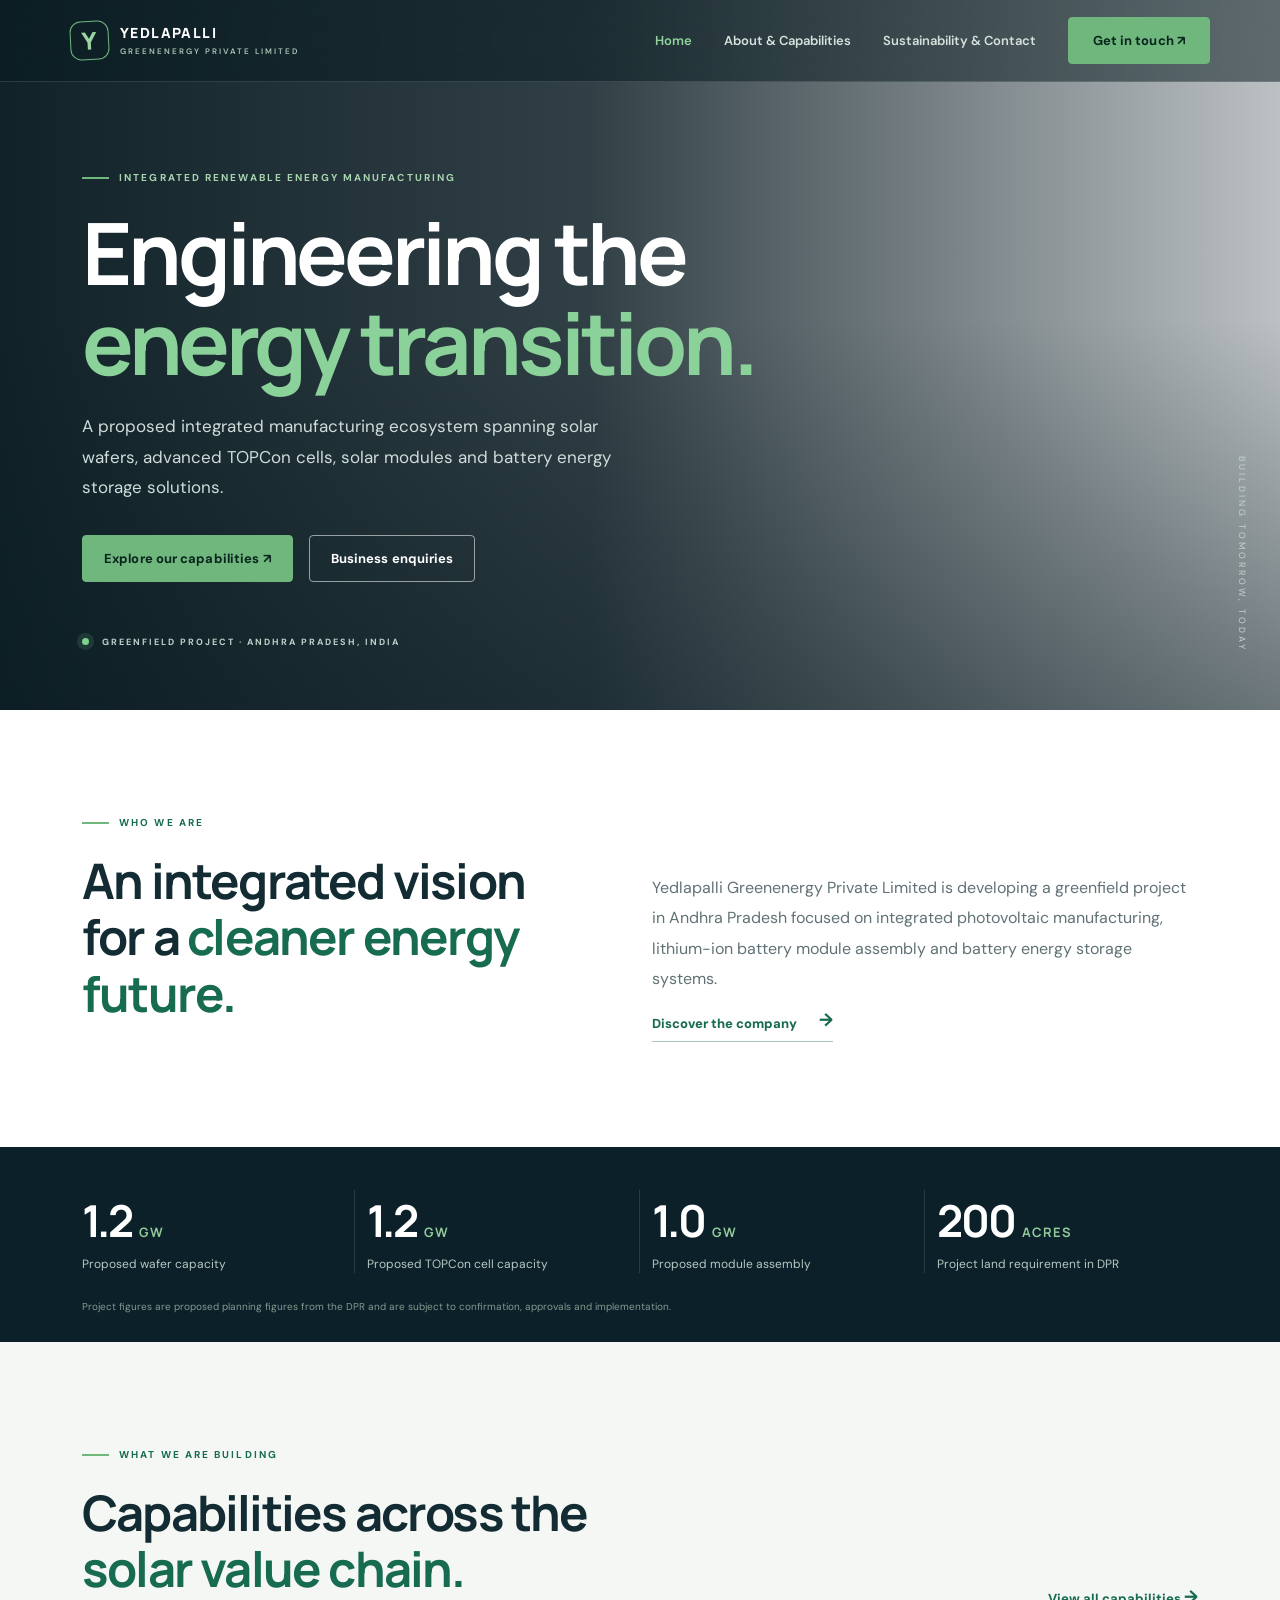
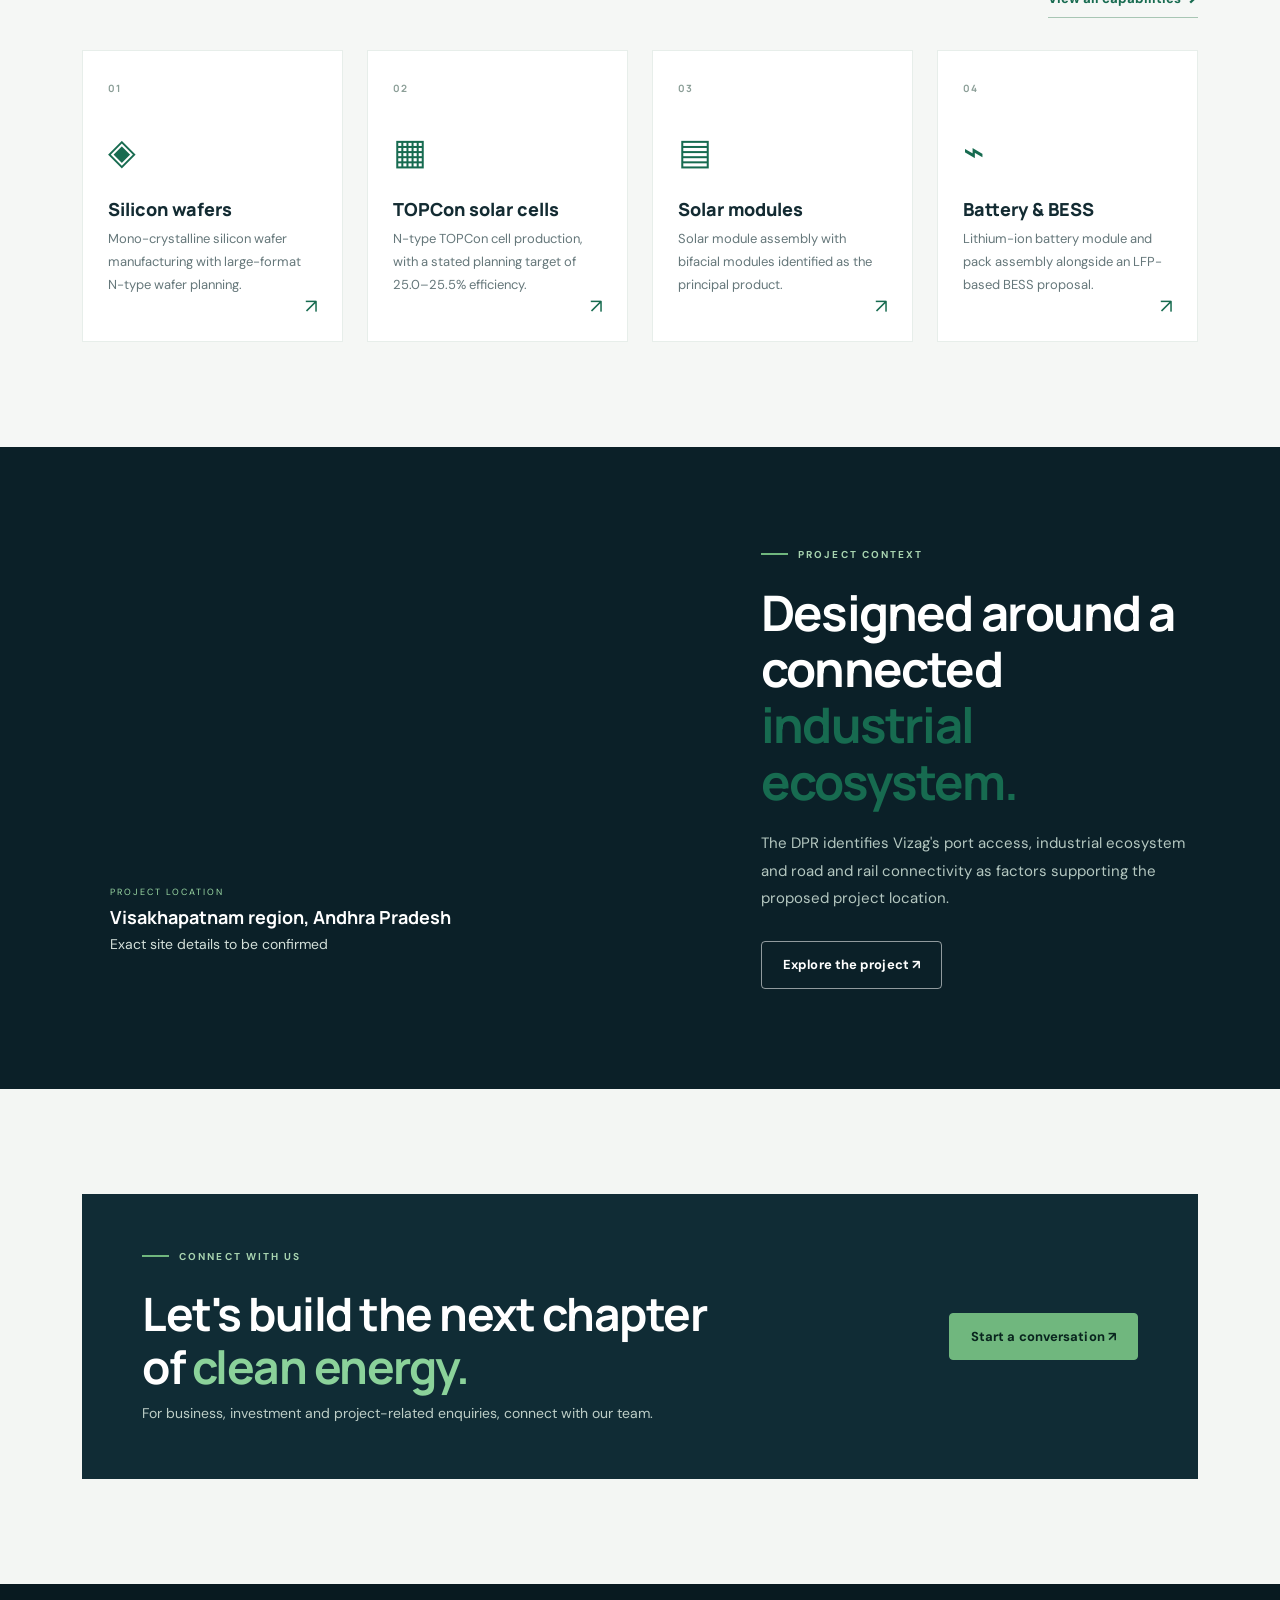
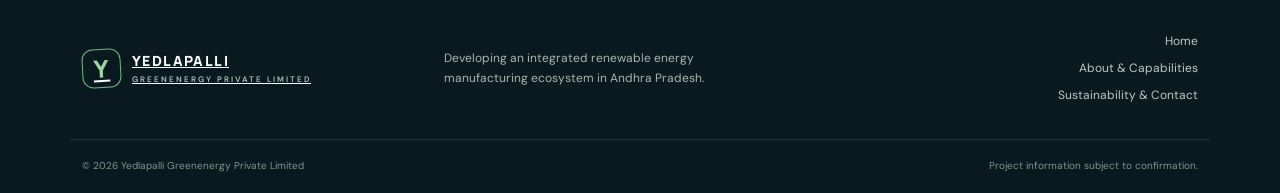
<file: yedlapalli-greenenergy/index.html>
<!doctype html>
<html lang="en">
<head>
  <meta charset="utf-8"><meta name="viewport" content="width=device-width, initial-scale=1">
  <meta name="description" content="Yedlapalli Greenenergy Private Limited — proposed integrated solar photovoltaic manufacturing, battery module assembly and energy storage project in Andhra Pradesh.">
  <meta name="theme-color" content="#0b2028"><title>Yedlapalli Greenenergy | Integrated Solar Manufacturing</title>
  <link rel="preconnect" href="https://fonts.googleapis.com"><link rel="preconnect" href="https://fonts.gstatic.com" crossorigin>
  <link href="https://fonts.googleapis.com/css2?family=DM+Sans:wght@400;500;600;700&family=Manrope:wght@400;500;600;700;800&display=swap" rel="stylesheet">
  <link href="https://cdn.jsdelivr.net/npm/bootstrap@5.3.3/dist/css/bootstrap.min.css" rel="stylesheet"><link rel="stylesheet" href="css/style.css">
</head>
<body>
<header class="site-header"><nav class="navbar navbar-expand-lg navbar-dark container py-3"><a class="navbar-brand brand" href="index.html"><span class="brand-mark">Y</span><span>YEDLAPALLI<small>GREENENERGY PRIVATE LIMITED</small></span></a><button class="navbar-toggler" type="button" data-bs-toggle="collapse" data-bs-target="#mainNav" aria-label="Toggle navigation"><span class="navbar-toggler-icon"></span></button><div class="collapse navbar-collapse" id="mainNav"><ul class="navbar-nav ms-auto align-items-lg-center gap-lg-3"><li class="nav-item"><a class="nav-link active" href="index.html">Home</a></li><li class="nav-item"><a class="nav-link" href="about.html">About & Capabilities</a></li><li class="nav-item"><a class="nav-link" href="sustainability.html">Sustainability & Contact</a></li><li class="nav-item ms-lg-2"><a class="btn btn-green btn-sm px-4" href="sustainability.html#contact">Get in touch <span>↗</span></a></li></ul></div></nav></header>
<main>
<section class="hero"><div class="hero-overlay"></div><div class="container hero-content"><div class="eyebrow"><span></span> INTEGRATED RENEWABLE ENERGY MANUFACTURING</div><h1>Engineering the<br><em>energy transition.</em></h1><p class="hero-copy">A proposed integrated manufacturing ecosystem spanning solar wafers, advanced TOPCon cells, solar modules and battery energy storage solutions.</p><div class="d-flex flex-wrap gap-3"><a class="btn btn-green btn-lg" href="about.html">Explore our capabilities <span>↗</span></a><a class="btn btn-outline-light btn-lg" href="sustainability.html#contact">Business enquiries</a></div><div class="hero-note"><span class="pulse-dot"></span> GREENFIELD PROJECT · ANDHRA PRADESH, INDIA</div></div><div class="hero-side-label">BUILDING TOMORROW, TODAY</div></section>
<section class="intro-section section-pad"><div class="container"><div class="row align-items-end g-4"><div class="col-lg-5"><div class="eyebrow dark"><span></span> WHO WE ARE</div><h2 class="section-title">An integrated vision for a <em>cleaner energy future.</em></h2></div><div class="col-lg-6 offset-lg-1"><p class="lead-copy">Yedlapalli Greenenergy Private Limited is developing a greenfield project in Andhra Pradesh focused on integrated photovoltaic manufacturing, lithium-ion battery module assembly and battery energy storage systems.</p><a class="text-link" href="about.html">Discover the company <span>→</span></a></div></div></div></section>
<section class="stats-band"><div class="container"><div class="row g-4"> <div class="col-6 col-lg-3 stat"><strong>1.2 <small>GW</small></strong><span>Proposed wafer capacity</span></div><div class="col-6 col-lg-3 stat"><strong>1.2 <small>GW</small></strong><span>Proposed TOPCon cell capacity</span></div><div class="col-6 col-lg-3 stat"><strong>1.0 <small>GW</small></strong><span>Proposed module assembly</span></div><div class="col-6 col-lg-3 stat"><strong>200 <small>ACRES</small></strong><span>Project land requirement in DPR</span></div></div><p class="stat-disclaimer">Project figures are proposed planning figures from the DPR and are subject to confirmation, approvals and implementation.</p></div></section>
<section class="capabilities-section section-pad"><div class="container"><div class="section-heading"><div><div class="eyebrow dark"><span></span> WHAT WE ARE BUILDING</div><h2 class="section-title">Capabilities across the<br><em>solar value chain.</em></h2></div><a class="text-link d-none d-md-inline" href="about.html">View all capabilities <span>→</span></a></div><div class="row g-4 mt-2"><div class="col-md-6 col-lg-3"><article class="cap-card"><div class="cap-number">01</div><div class="cap-icon">◈</div><h3>Silicon wafers</h3><p>Mono-crystalline silicon wafer manufacturing with large-format N-type wafer planning.</p><a href="about.html#solar" aria-label="Learn about wafer manufacturing">↗</a></article></div><div class="col-md-6 col-lg-3"><article class="cap-card"><div class="cap-number">02</div><div class="cap-icon">▦</div><h3>TOPCon solar cells</h3><p>N-type TOPCon cell production, with a stated planning target of 25.0–25.5% efficiency.</p><a href="about.html#solar" aria-label="Learn about TOPCon cells">↗</a></article></div><div class="col-md-6 col-lg-3"><article class="cap-card"><div class="cap-number">03</div><div class="cap-icon">▤</div><h3>Solar modules</h3><p>Solar module assembly with bifacial modules identified as the principal product.</p><a href="about.html#solar" aria-label="Learn about solar modules">↗</a></article></div><div class="col-md-6 col-lg-3"><article class="cap-card"><div class="cap-number">04</div><div class="cap-icon">⌁</div><h3>Battery & BESS</h3><p>Lithium-ion battery module and pack assembly alongside an LFP-based BESS proposal.</p><a href="about.html#storage" aria-label="Learn about battery and BESS">↗</a></article></div></div></div></section>
<section class="feature-section"><div class="container"><div class="row align-items-center g-5"><div class="col-lg-6"><div class="feature-image"><div class="image-caption"><span>PROJECT LOCATION</span><strong>Visakhapatnam region, Andhra Pradesh</strong><small>Exact site details to be confirmed</small></div></div></div><div class="col-lg-5 offset-lg-1"><div class="eyebrow"><span></span> PROJECT CONTEXT</div><h2 class="section-title light">Designed around a connected <em>industrial ecosystem.</em></h2><p class="muted-copy">The DPR identifies Vizag's port access, industrial ecosystem and road and rail connectivity as factors supporting the proposed project location.</p><a class="btn btn-outline-light" href="about.html#infrastructure">Explore the project <span>↗</span></a></div></div></div></section>
<section class="closing-cta section-pad"><div class="container"><div class="cta-panel"><div><div class="eyebrow"><span></span> CONNECT WITH US</div><h2>Let's build the next chapter<br>of <em>clean energy.</em></h2><p>For business, investment and project-related enquiries, connect with our team.</p></div><a class="btn btn-green btn-lg" href="sustainability.html#contact">Start a conversation <span>↗</span></a></div></div></section>
</main>
<footer class="site-footer"><div class="container footer-main"><a class="brand" href="index.html"><span class="brand-mark">Y</span><span>YEDLAPALLI<small>GREENENERGY PRIVATE LIMITED</small></span></a><p>Developing an integrated renewable energy manufacturing ecosystem in Andhra Pradesh.</p><div class="footer-links"><a href="index.html">Home</a><a href="about.html">About & Capabilities</a><a href="sustainability.html">Sustainability & Contact</a></div></div><div class="container footer-bottom"><span>© <span id="year"></span> Yedlapalli Greenenergy Private Limited</span><span>Project information subject to confirmation.</span></div></footer>
<script src="https://cdn.jsdelivr.net/npm/bootstrap@5.3.3/dist/js/bootstrap.bundle.min.js"></script><script src="js/script.js"></script></body></html>
</file>
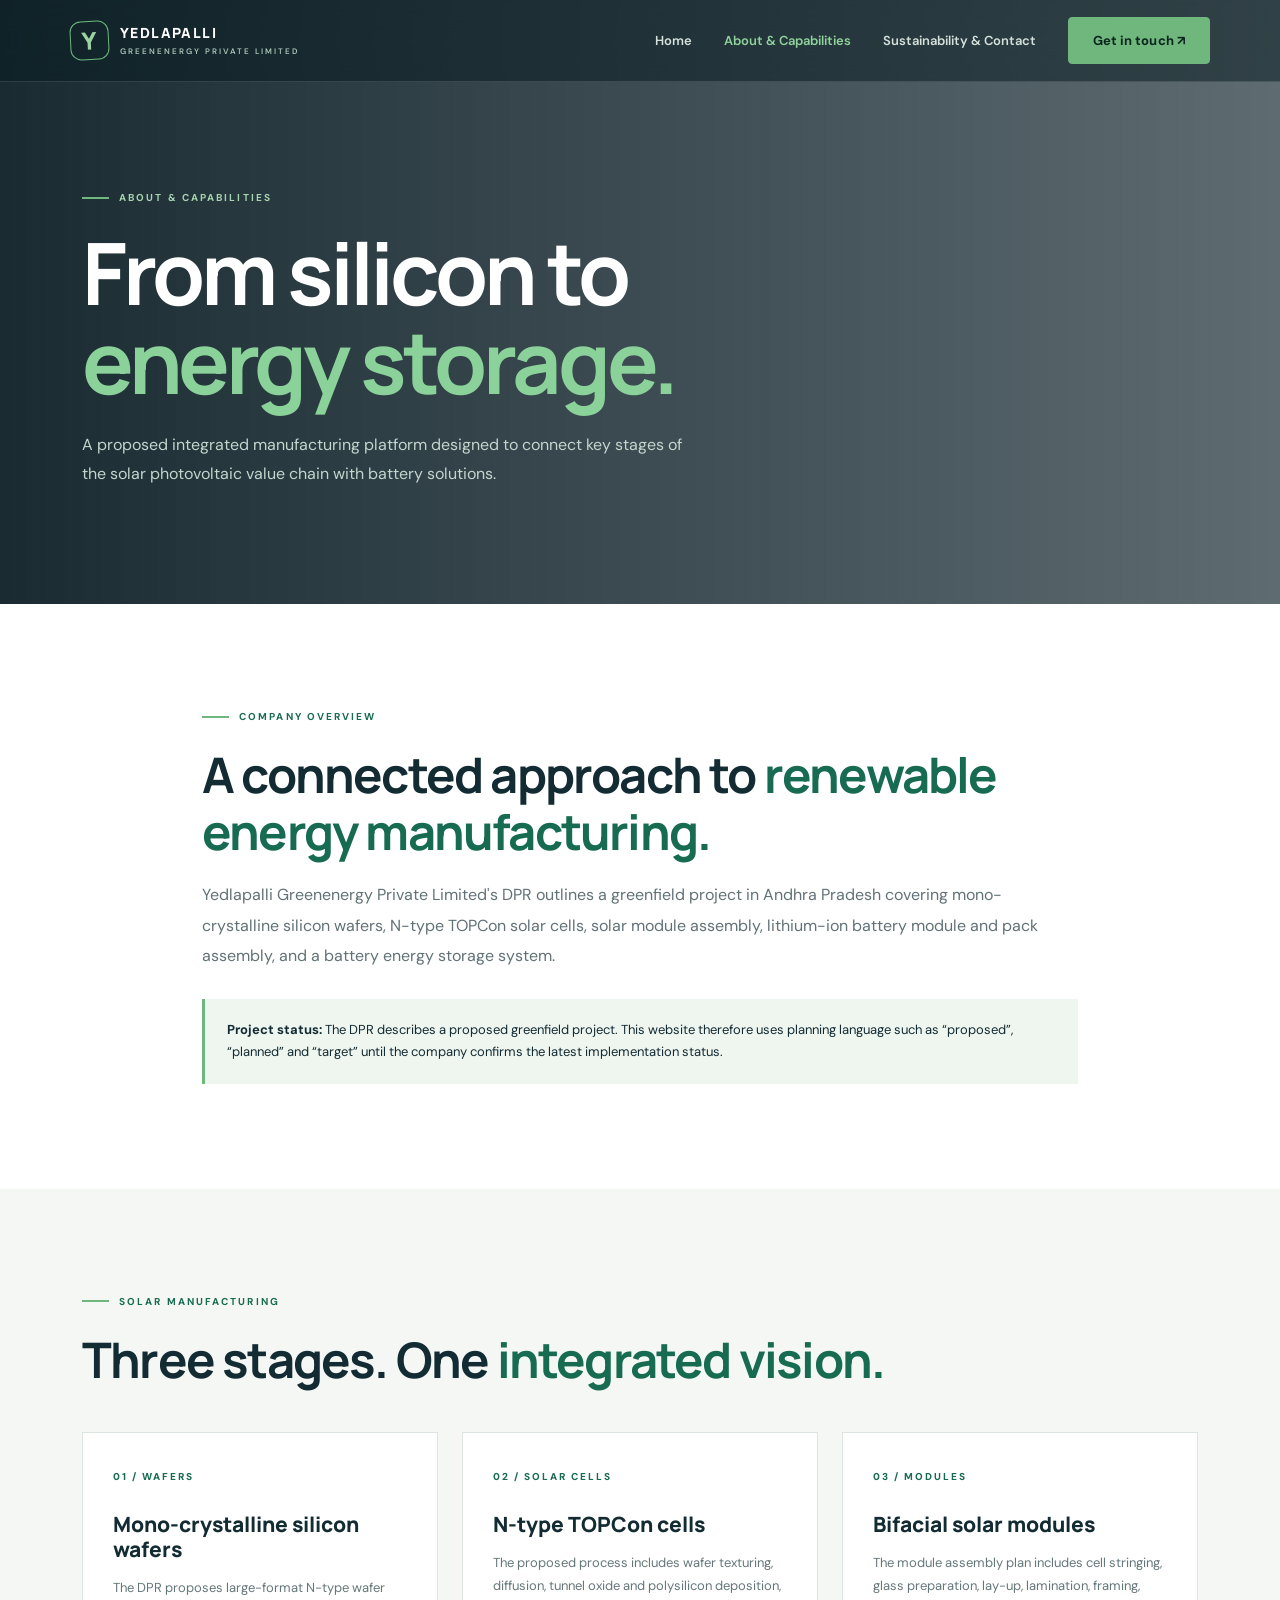
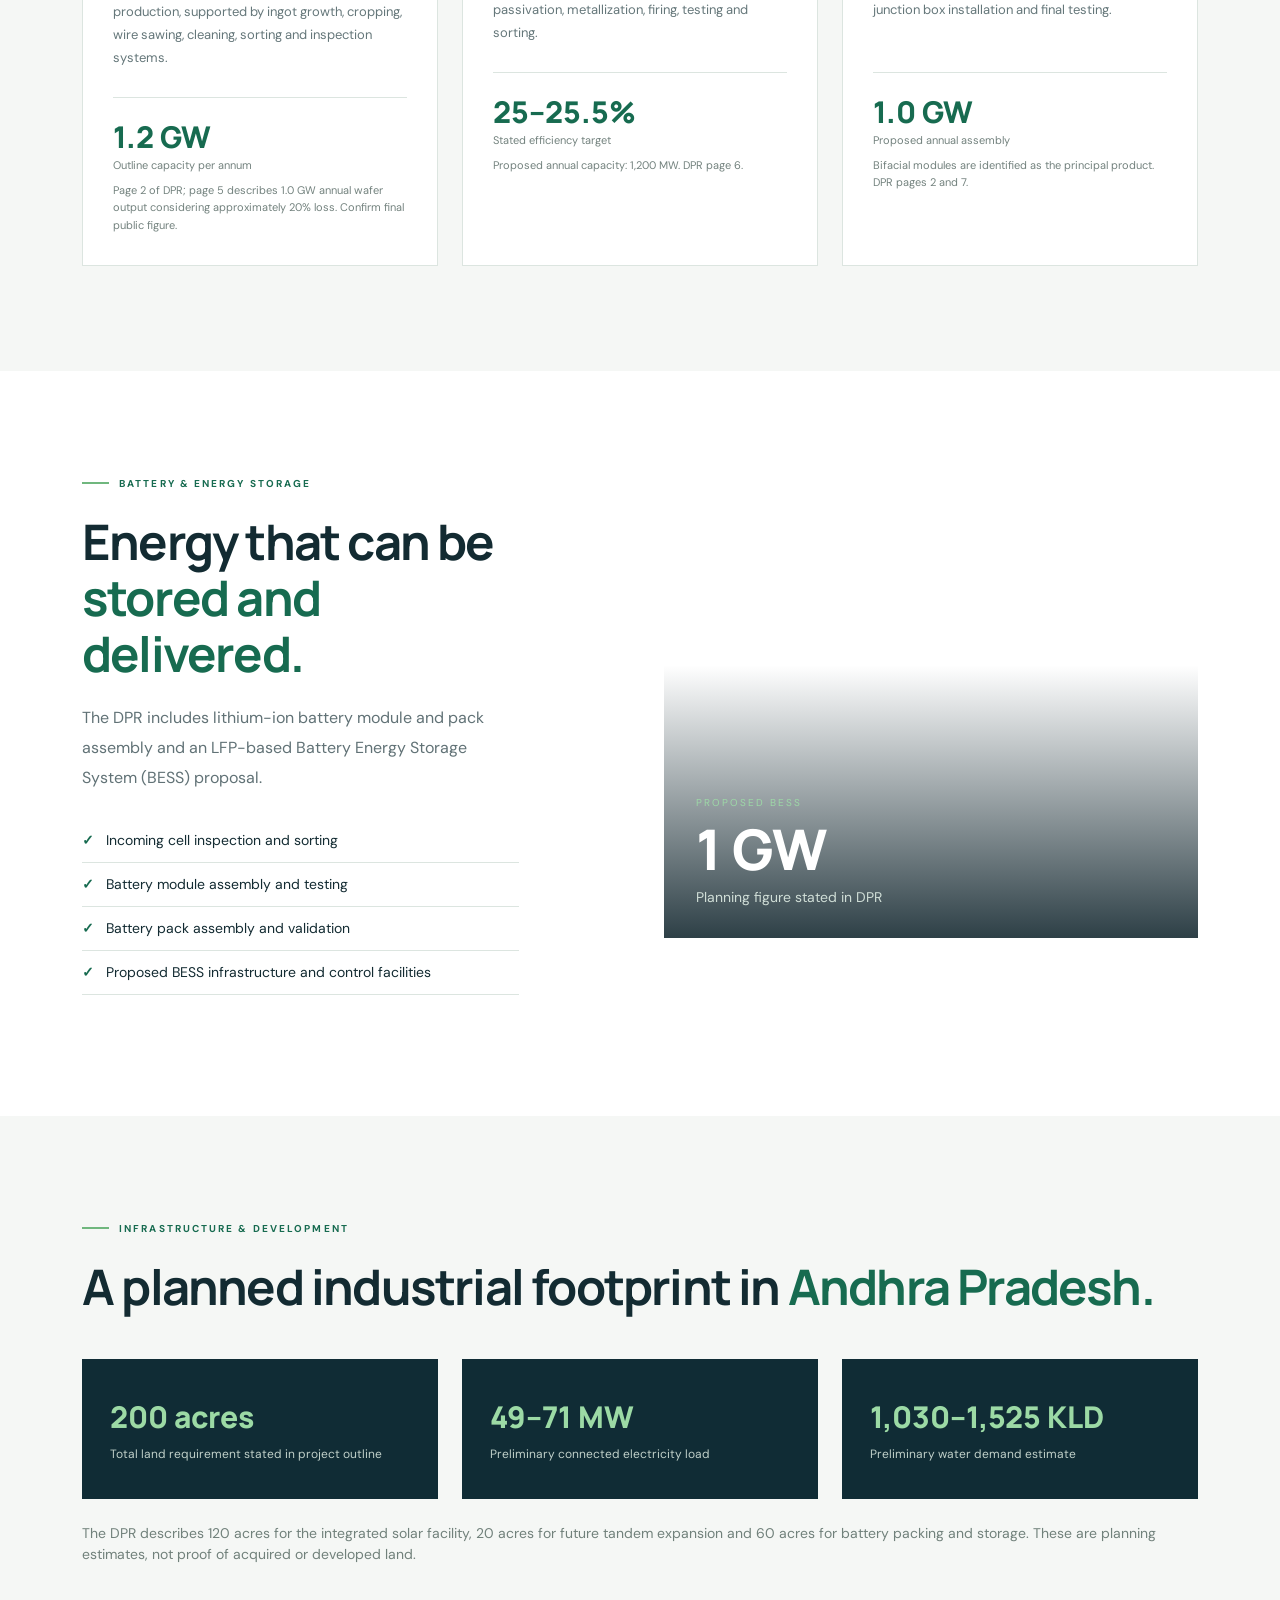
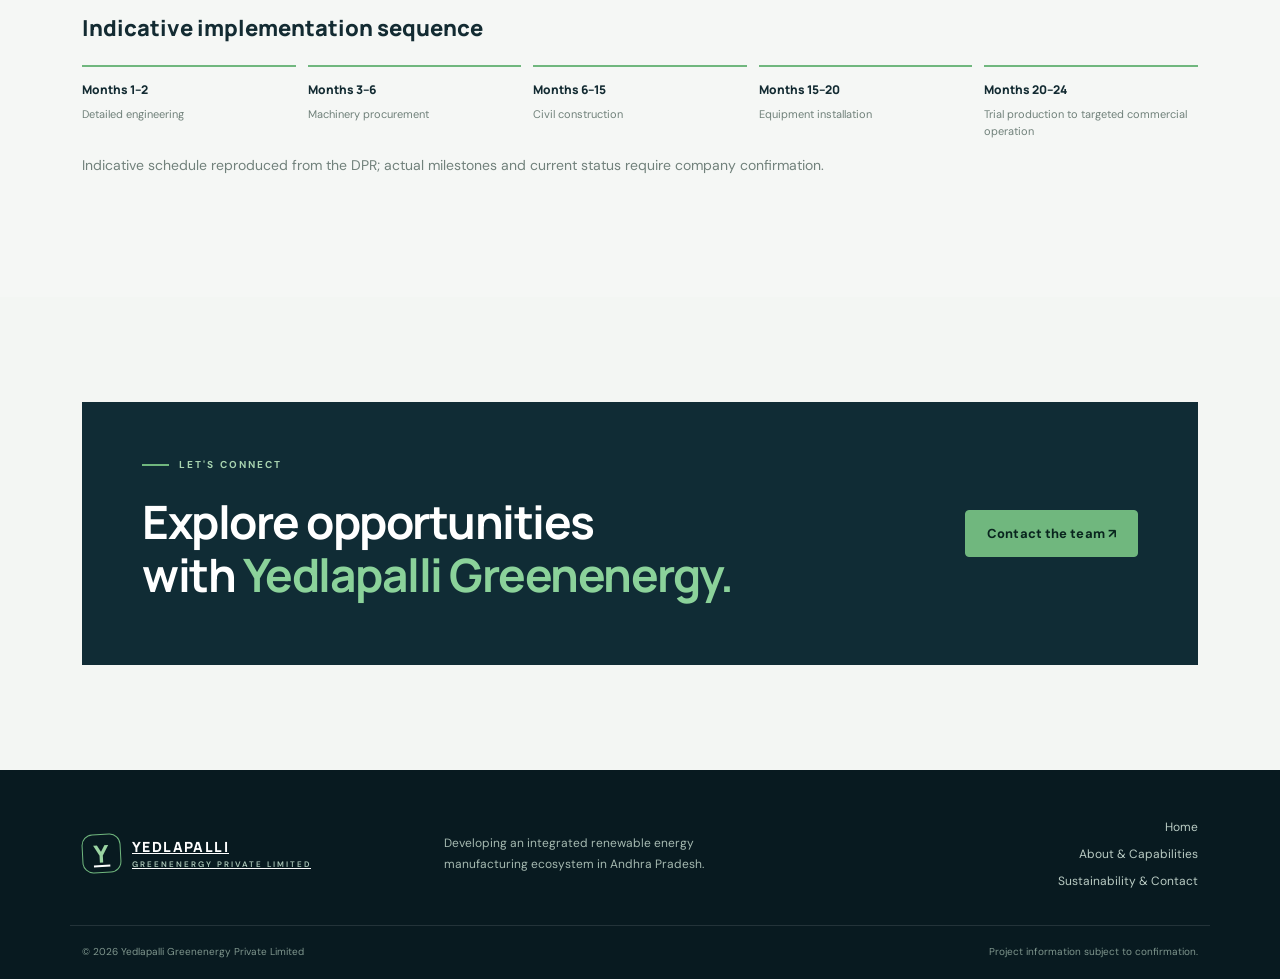
<file: yedlapalli-greenenergy/about.html>
<!doctype html><html lang="en"><head><meta charset="utf-8"><meta name="viewport" content="width=device-width, initial-scale=1"><meta name="description" content="Explore Yedlapalli Greenenergy's proposed solar wafer, TOPCon cell, module and battery energy storage capabilities."><meta name="theme-color" content="#0b2028"><title>About & Capabilities | Yedlapalli Greenenergy</title><link rel="preconnect" href="https://fonts.googleapis.com"><link rel="preconnect" href="https://fonts.gstatic.com" crossorigin><link href="https://fonts.googleapis.com/css2?family=DM+Sans:wght@400;500;600;700&family=Manrope:wght@400;500;600;700;800&display=swap" rel="stylesheet"><link href="https://cdn.jsdelivr.net/npm/bootstrap@5.3.3/dist/css/bootstrap.min.css" rel="stylesheet"><link rel="stylesheet" href="css/style.css"></head><body>
<header class="site-header"><nav class="navbar navbar-expand-lg navbar-dark container py-3"><a class="navbar-brand brand" href="index.html"><span class="brand-mark">Y</span><span>YEDLAPALLI<small>GREENENERGY PRIVATE LIMITED</small></span></a><button class="navbar-toggler" type="button" data-bs-toggle="collapse" data-bs-target="#mainNav" aria-label="Toggle navigation"><span class="navbar-toggler-icon"></span></button><div class="collapse navbar-collapse" id="mainNav"><ul class="navbar-nav ms-auto align-items-lg-center gap-lg-3"><li class="nav-item"><a class="nav-link" href="index.html">Home</a></li><li class="nav-item"><a class="nav-link active" href="about.html">About & Capabilities</a></li><li class="nav-item"><a class="nav-link" href="sustainability.html">Sustainability & Contact</a></li><li class="nav-item ms-lg-2"><a class="btn btn-green btn-sm px-4" href="sustainability.html#contact">Get in touch <span>↗</span></a></li></ul></div></nav></header>
<main><section class="page-hero about-hero"><div class="container"><div class="eyebrow"><span></span> ABOUT & CAPABILITIES</div><h1>From silicon to<br><em>energy storage.</em></h1><p>A proposed integrated manufacturing platform designed to connect key stages of the solar photovoltaic value chain with battery solutions.</p></div></section>
<section class="section-pad"><div class="container narrow"><div class="eyebrow dark"><span></span> COMPANY OVERVIEW</div><h2 class="section-title">A connected approach to <em>renewable energy manufacturing.</em></h2><p class="lead-copy">Yedlapalli Greenenergy Private Limited's DPR outlines a greenfield project in Andhra Pradesh covering mono-crystalline silicon wafers, N-type TOPCon solar cells, solar module assembly, lithium-ion battery module and pack assembly, and a battery energy storage system.</p><div class="note-box"><strong>Project status:</strong> The DPR describes a proposed greenfield project. This website therefore uses planning language such as “proposed”, “planned” and “target” until the company confirms the latest implementation status.</div></div></section>
<section id="solar" class="section-pad alt-bg"><div class="container"><div class="eyebrow dark"><span></span> SOLAR MANUFACTURING</div><h2 class="section-title">Three stages. One <em>integrated vision.</em></h2><div class="row g-4 mt-2"><div class="col-lg-4"><article class="detail-card"><span class="detail-index">01 / WAFERS</span><h3>Mono-crystalline silicon wafers</h3><p>The DPR proposes large-format N-type wafer production, supported by ingot growth, cropping, wire sawing, cleaning, sorting and inspection systems.</p><div class="detail-metric"><strong>1.2 GW</strong><span>Outline capacity per annum</span></div><small>Page 2 of DPR; page 5 describes 1.0 GW annual wafer output considering approximately 20% loss. Confirm final public figure.</small></article></div><div class="col-lg-4"><article class="detail-card"><span class="detail-index">02 / SOLAR CELLS</span><h3>N-type TOPCon cells</h3><p>The proposed process includes wafer texturing, diffusion, tunnel oxide and polysilicon deposition, passivation, metallization, firing, testing and sorting.</p><div class="detail-metric"><strong>25–25.5%</strong><span>Stated efficiency target</span></div><small>Proposed annual capacity: 1,200 MW. DPR page 6.</small></article></div><div class="col-lg-4"><article class="detail-card"><span class="detail-index">03 / MODULES</span><h3>Bifacial solar modules</h3><p>The module assembly plan includes cell stringing, glass preparation, lay-up, lamination, framing, junction box installation and final testing.</p><div class="detail-metric"><strong>1.0 GW</strong><span>Proposed annual assembly</span></div><small>Bifacial modules are identified as the principal product. DPR pages 2 and 7.</small></article></div></div></div></section>
<section id="storage" class="section-pad"><div class="container"><div class="row align-items-center g-5"><div class="col-lg-5"><div class="eyebrow dark"><span></span> BATTERY & ENERGY STORAGE</div><h2 class="section-title">Energy that can be <em>stored and delivered.</em></h2><p class="lead-copy">The DPR includes lithium-ion battery module and pack assembly and an LFP-based Battery Energy Storage System (BESS) proposal.</p><ul class="check-list"><li>Incoming cell inspection and sorting</li><li>Battery module assembly and testing</li><li>Battery pack assembly and validation</li><li>Proposed BESS infrastructure and control facilities</li></ul></div><div class="col-lg-6 offset-lg-1"><div class="storage-visual"><div class="storage-label"><span>PROPOSED BESS</span><strong>1 GW</strong><small>Planning figure stated in DPR</small></div></div></div></div></div></section>
<section class="section-pad alt-bg" id="infrastructure"><div class="container"><div class="eyebrow dark"><span></span> INFRASTRUCTURE & DEVELOPMENT</div><h2 class="section-title">A planned industrial footprint in <em>Andhra Pradesh.</em></h2><div class="row g-4 mt-2"><div class="col-md-4"><div class="info-tile"><strong>200 acres</strong><span>Total land requirement stated in project outline</span></div></div><div class="col-md-4"><div class="info-tile"><strong>49–71 MW</strong><span>Preliminary connected electricity load</span></div></div><div class="col-md-4"><div class="info-tile"><strong>1,030–1,525 KLD</strong><span>Preliminary water demand estimate</span></div></div></div><p class="small muted-dark mt-4">The DPR describes 120 acres for the integrated solar facility, 20 acres for future tandem expansion and 60 acres for battery packing and storage. These are planning estimates, not proof of acquired or developed land.</p><h3 class="subheading mt-5">Indicative implementation sequence</h3><div class="timeline"><div><b>Months 1–2</b><span>Detailed engineering</span></div><div><b>Months 3–6</b><span>Machinery procurement</span></div><div><b>Months 6–15</b><span>Civil construction</span></div><div><b>Months 15–20</b><span>Equipment installation</span></div><div><b>Months 20–24</b><span>Trial production to targeted commercial operation</span></div></div><p class="small muted-dark mt-3">Indicative schedule reproduced from the DPR; actual milestones and current status require company confirmation.</p></div></section>
<section class="closing-cta section-pad"><div class="container"><div class="cta-panel"><div><div class="eyebrow"><span></span> LET'S CONNECT</div><h2>Explore opportunities<br>with <em>Yedlapalli Greenenergy.</em></h2></div><a class="btn btn-green btn-lg" href="sustainability.html#contact">Contact the team ↗</a></div></div></section></main>
<footer class="site-footer"><div class="container footer-main"><a class="brand" href="index.html"><span class="brand-mark">Y</span><span>YEDLAPALLI<small>GREENENERGY PRIVATE LIMITED</small></span></a><p>Developing an integrated renewable energy manufacturing ecosystem in Andhra Pradesh.</p><div class="footer-links"><a href="index.html">Home</a><a href="about.html">About & Capabilities</a><a href="sustainability.html">Sustainability & Contact</a></div></div><div class="container footer-bottom"><span>© <span id="year"></span> Yedlapalli Greenenergy Private Limited</span><span>Project information subject to confirmation.</span></div></footer><script src="https://cdn.jsdelivr.net/npm/bootstrap@5.3.3/dist/js/bootstrap.bundle.min.js"></script><script src="js/script.js"></script></body></html>
</file>
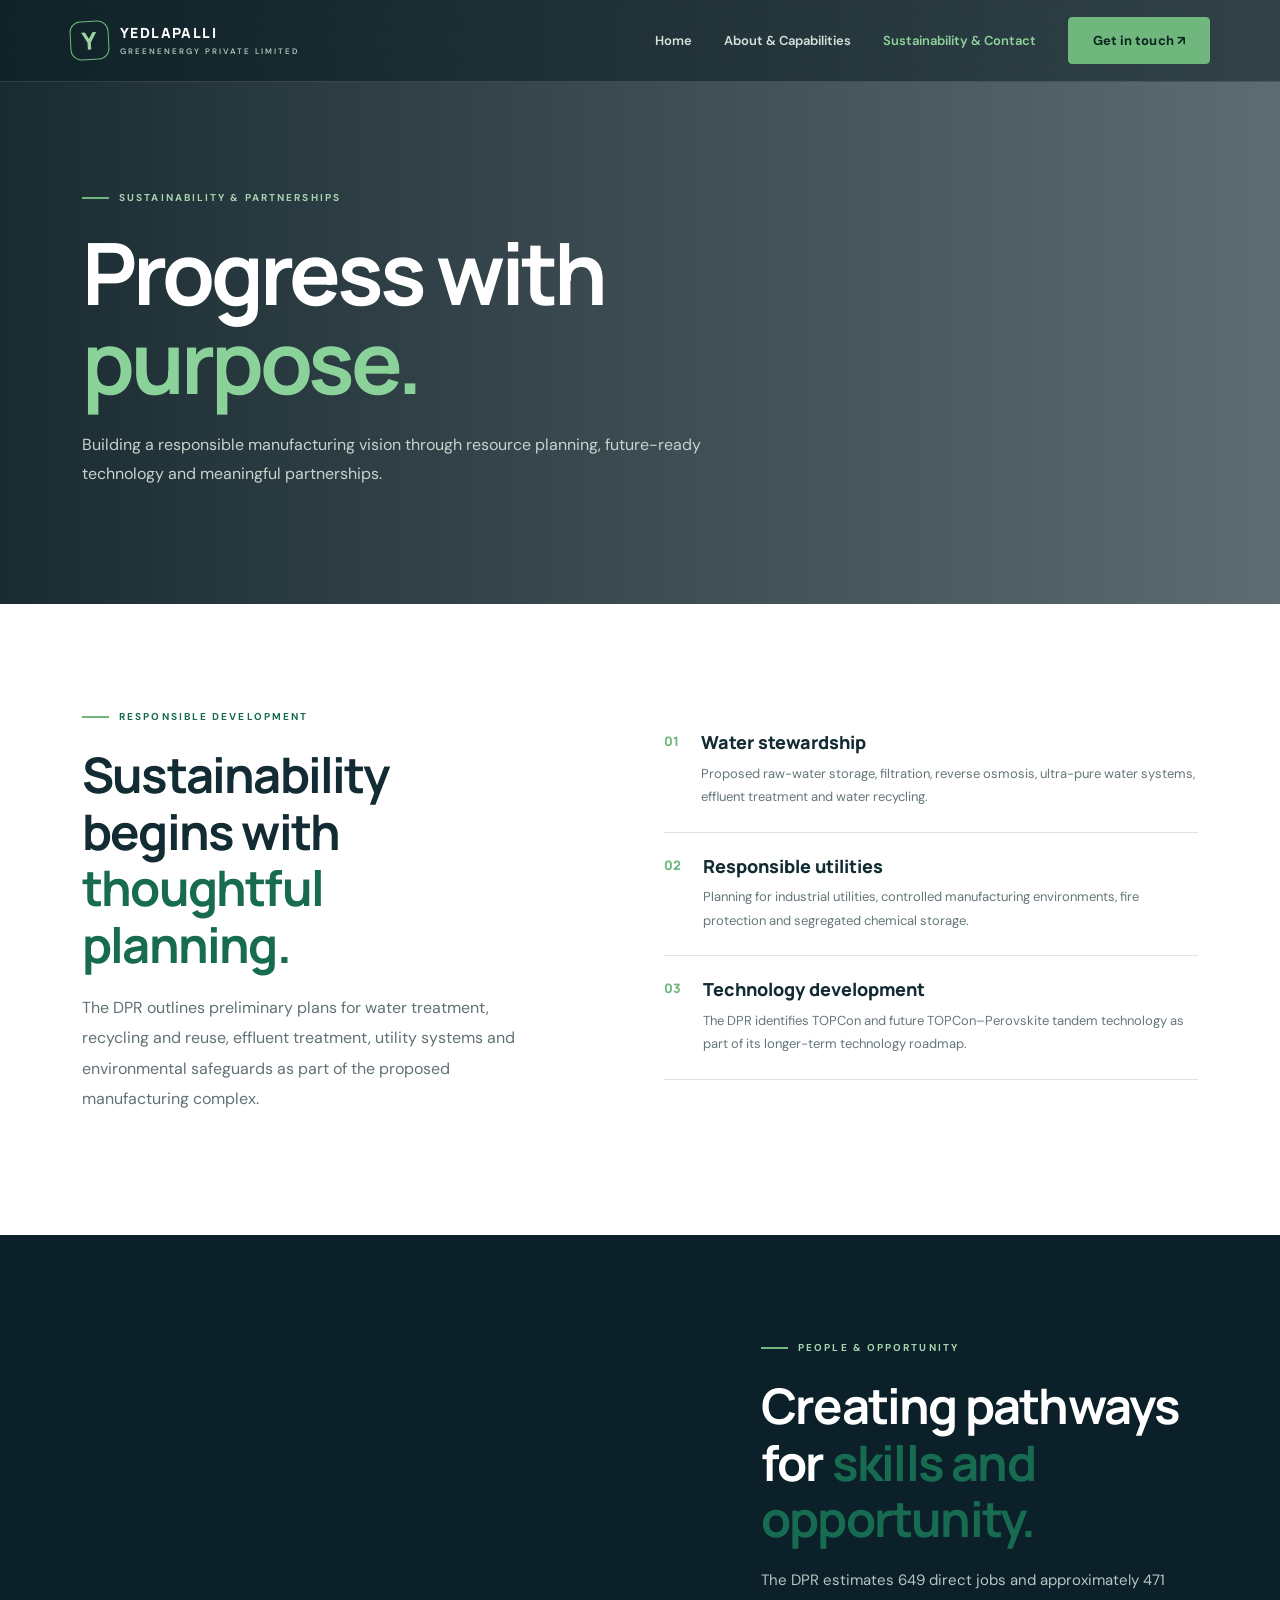
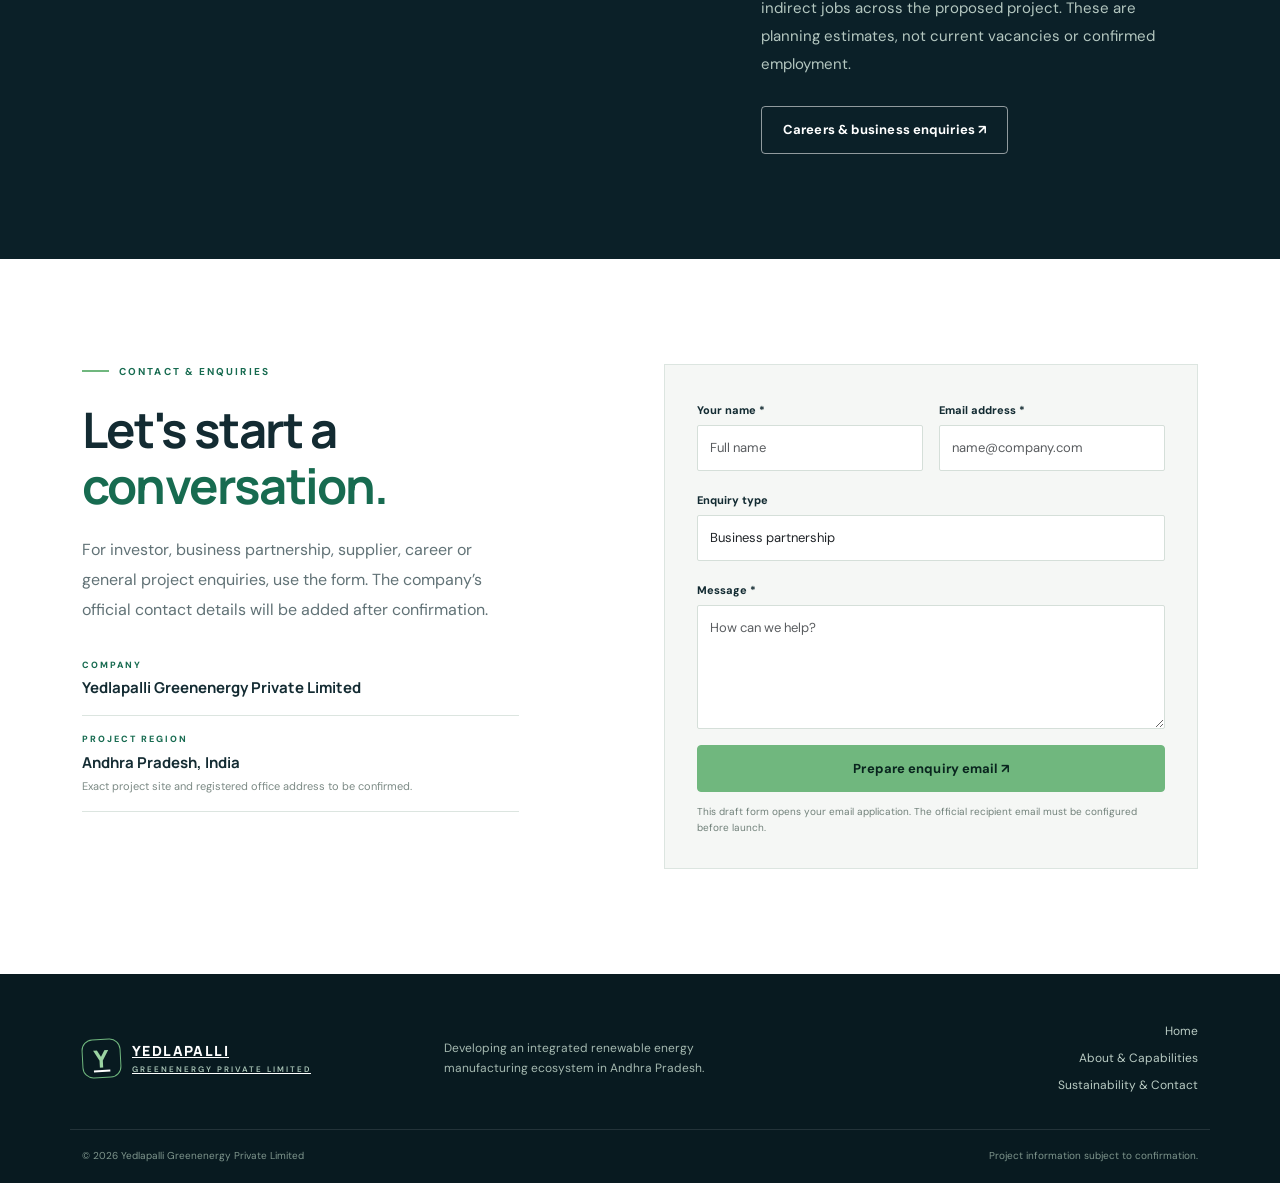
<file: yedlapalli-greenenergy/sustainability.html>
<!doctype html><html lang="en"><head><meta charset="utf-8"><meta name="viewport" content="width=device-width, initial-scale=1"><meta name="description" content="Yedlapalli Greenenergy's sustainability approach, careers and business enquiry contact information."><meta name="theme-color" content="#0b2028"><title>Sustainability & Contact | Yedlapalli Greenenergy</title><link rel="preconnect" href="https://fonts.googleapis.com"><link rel="preconnect" href="https://fonts.gstatic.com" crossorigin><link href="https://fonts.googleapis.com/css2?family=DM+Sans:wght@400;500;600;700&family=Manrope:wght@400;500;600;700;800&display=swap" rel="stylesheet"><link href="https://cdn.jsdelivr.net/npm/bootstrap@5.3.3/dist/css/bootstrap.min.css" rel="stylesheet"><link rel="stylesheet" href="css/style.css"></head><body>
<header class="site-header"><nav class="navbar navbar-expand-lg navbar-dark container py-3"><a class="navbar-brand brand" href="index.html"><span class="brand-mark">Y</span><span>YEDLAPALLI<small>GREENENERGY PRIVATE LIMITED</small></span></a><button class="navbar-toggler" type="button" data-bs-toggle="collapse" data-bs-target="#mainNav" aria-label="Toggle navigation"><span class="navbar-toggler-icon"></span></button><div class="collapse navbar-collapse" id="mainNav"><ul class="navbar-nav ms-auto align-items-lg-center gap-lg-3"><li class="nav-item"><a class="nav-link" href="index.html">Home</a></li><li class="nav-item"><a class="nav-link" href="about.html">About & Capabilities</a></li><li class="nav-item"><a class="nav-link active" href="sustainability.html">Sustainability & Contact</a></li><li class="nav-item ms-lg-2"><a class="btn btn-green btn-sm px-4" href="#contact">Get in touch <span>↗</span></a></li></ul></div></nav></header>
<main><section class="page-hero sustainability-hero"><div class="container"><div class="eyebrow"><span></span> SUSTAINABILITY & PARTNERSHIPS</div><h1>Progress with<br><em>purpose.</em></h1><p>Building a responsible manufacturing vision through resource planning, future-ready technology and meaningful partnerships.</p></div></section>
<section class="section-pad"><div class="container"><div class="row align-items-start g-5"><div class="col-lg-5"><div class="eyebrow dark"><span></span> RESPONSIBLE DEVELOPMENT</div><h2 class="section-title">Sustainability begins with <em>thoughtful planning.</em></h2><p class="lead-copy">The DPR outlines preliminary plans for water treatment, recycling and reuse, effluent treatment, utility systems and environmental safeguards as part of the proposed manufacturing complex.</p></div><div class="col-lg-6 offset-lg-1"><div class="sustain-list"><article><span>01</span><div><h3>Water stewardship</h3><p>Proposed raw-water storage, filtration, reverse osmosis, ultra-pure water systems, effluent treatment and water recycling.</p></div></article><article><span>02</span><div><h3>Responsible utilities</h3><p>Planning for industrial utilities, controlled manufacturing environments, fire protection and segregated chemical storage.</p></div></article><article><span>03</span><div><h3>Technology development</h3><p>The DPR identifies TOPCon and future TOPCon–Perovskite tandem technology as part of its longer-term technology roadmap.</p></div></article></div></div></div></div></section>
<section class="people-section section-pad"><div class="container"><div class="row align-items-center g-5"><div class="col-lg-6"><div class="people-visual"></div></div><div class="col-lg-5 offset-lg-1"><div class="eyebrow"><span></span> PEOPLE & OPPORTUNITY</div><h2 class="section-title light">Creating pathways for <em>skills and opportunity.</em></h2><p class="muted-copy">The DPR estimates 649 direct jobs and approximately 471 indirect jobs across the proposed project. These are planning estimates, not current vacancies or confirmed employment.</p><a class="btn btn-outline-light" href="#contact">Careers & business enquiries ↗</a></div></div></div></section>
<section class="section-pad" id="contact"><div class="container"><div class="row g-5"><div class="col-lg-5"><div class="eyebrow dark"><span></span> CONTACT & ENQUIRIES</div><h2 class="section-title">Let's start a <em>conversation.</em></h2><p class="lead-copy">For investor, business partnership, supplier, career or general project enquiries, use the form. The company’s official contact details will be added after confirmation.</p><div class="contact-detail"><span>COMPANY</span><strong>Yedlapalli Greenenergy Private Limited</strong></div><div class="contact-detail"><span>PROJECT REGION</span><strong>Andhra Pradesh, India</strong><small>Exact project site and registered office address to be confirmed.</small></div></div><div class="col-lg-6 offset-lg-1"><form class="contact-form" id="enquiryForm"><div class="row g-3"><div class="col-md-6"><label for="name">Your name *</label><input id="name" name="name" required class="form-control" placeholder="Full name"></div><div class="col-md-6"><label for="email">Email address *</label><input id="email" name="email" type="email" required class="form-control" placeholder="name@company.com"></div><div class="col-12"><label for="category">Enquiry type</label><select id="category" name="category" class="form-select"><option>Business partnership</option><option>Investor enquiry</option><option>Supplier enquiry</option><option>Careers</option><option>General enquiry</option></select></div><div class="col-12"><label for="message">Message *</label><textarea id="message" name="message" rows="5" required class="form-control" placeholder="How can we help?"></textarea></div><div class="col-12"><button class="btn btn-green btn-lg w-100" type="submit">Prepare enquiry email ↗</button><p class="form-note" id="formMessage">This draft form opens your email application. The official recipient email must be configured before launch.</p></div></div></form></div></div></div></section></main>
<footer class="site-footer"><div class="container footer-main"><a class="brand" href="index.html"><span class="brand-mark">Y</span><span>YEDLAPALLI<small>GREENENERGY PRIVATE LIMITED</small></span></a><p>Developing an integrated renewable energy manufacturing ecosystem in Andhra Pradesh.</p><div class="footer-links"><a href="index.html">Home</a><a href="about.html">About & Capabilities</a><a href="sustainability.html">Sustainability & Contact</a></div></div><div class="container footer-bottom"><span>© <span id="year"></span> Yedlapalli Greenenergy Private Limited</span><span>Project information subject to confirmation.</span></div></footer><script src="https://cdn.jsdelivr.net/npm/bootstrap@5.3.3/dist/js/bootstrap.bundle.min.js"></script><script src="js/script.js"></script></body></html>
</file>
<file: yedlapalli-greenenergy/css/style.css>
:root{--navy:#0b2028;--navy2:#102c35;--green:#176b50;--green2:#70b77e;--ink:#132b32;--muted:#65777a;--paper:#f5f7f5;--line:#dce5e0}*{box-sizing:border-box}html{scroll-behavior:smooth;scroll-padding-top:90px}body{margin:0;font-family:'DM Sans',sans-serif;color:var(--ink);background:#fff}h1,h2,h3,.brand{font-family:'Manrope',sans-serif}.site-header{position:absolute;z-index:20;top:0;width:100%;border-bottom:1px solid rgba(255,255,255,.13);background:rgba(8,27,34,.52);backdrop-filter:blur(14px)}.navbar-brand{margin:0}.brand{display:inline-flex;align-items:center;gap:11px;color:#fff!important;font-size:14px;font-weight:800;letter-spacing:1.4px;line-height:1.1}.brand small{display:block;font:600 8px 'DM Sans',sans-serif;letter-spacing:2px;color:#a9c4b6;margin-top:5px}.brand-mark{width:39px;height:39px;border:1px solid #70b77e;border-radius:11px;display:grid;place-items:center;color:#9bd4a2;font:800 24px 'Manrope';transform:rotate(-3deg)}.nav-link{color:#d6e1dc!important;font-size:13px;font-weight:600}.nav-link:hover,.nav-link.active{color:#91d39c!important}.btn{border-radius:4px;font-weight:700;font-size:13px;letter-spacing:.1px;padding:13px 21px}.btn-green{background:var(--green2);border:1px solid var(--green2);color:#09251e}.btn-green:hover{background:#8bce96;border-color:#8bce96;color:#09251e}.btn-outline-light{border-color:rgba(255,255,255,.55);color:#fff}.btn-outline-light:hover{background:#fff;color:var(--navy)}.hero{min-height:710px;position:relative;display:flex;align-items:center;color:#fff;background:linear-gradient(90deg,rgba(7,25,32,.96) 0%,rgba(7,25,32,.83) 46%,rgba(7,25,32,.27) 100%),url('https://images.unsplash.com/photo-1509391366360-2e959784a276?auto=format&fit=crop&w=2200&q=85') center/cover}.hero-overlay{position:absolute;inset:0;background:linear-gradient(0deg,rgba(7,25,32,.45),transparent 55%)}.hero-content{position:relative;padding-top:110px}.eyebrow{font-size:10px;font-weight:700;letter-spacing:2.1px;color:#a8d4b0;display:flex;align-items:center;gap:10px;margin-bottom:23px}.eyebrow span{height:2px;width:27px;background:var(--green2)}.eyebrow.dark{color:var(--green);}.hero h1,.page-hero h1{font-size:clamp(48px,7vw,86px);line-height:1.04;letter-spacing:-4px;font-weight:700;margin:0 0 24px;max-width:800px}.hero h1 em,.page-hero h1 em,.section-title em,.cta-panel h2 em{font-style:normal;color:#8bd29a}.hero-copy{max-width:560px;color:#d0dcda;font-size:17px;line-height:1.8;margin-bottom:32px}.hero-note{margin-top:54px;font-size:9px;letter-spacing:2px;color:#c0d2cb;font-weight:700}.pulse-dot{display:inline-block;width:7px;height:7px;background:#7fd18e;border-radius:50%;margin-right:9px;box-shadow:0 0 0 5px #7fd18e22}.hero-side-label{position:absolute;right:32px;bottom:58px;writing-mode:vertical-rl;letter-spacing:3px;font-size:9px;color:#c4d5ce}.section-pad{padding:105px 0}.intro-section{background:#fff}.section-title{font-size:clamp(32px,4vw,49px);font-weight:700;line-height:1.15;letter-spacing:-1.8px;margin:0 0 20px}.section-title em{color:var(--green)}.lead-copy{font-size:16px;line-height:1.9;color:#617276}.text-link{display:inline-flex;gap:22px;color:var(--green);font-size:13px;font-weight:800;text-decoration:none;border-bottom:1px solid #a8c6b4;padding-bottom:8px}.text-link span{font-size:18px;line-height:12px}.stats-band{background:var(--navy);padding:43px 0 28px;color:#fff}.stat{border-right:1px solid #ffffff20}.stat:last-of-type{border:0}.stat strong{font:700 clamp(30px,4vw,44px) 'Manrope';display:block;letter-spacing:-2px}.stat strong small{font-size:13px;color:#91c99a;letter-spacing:1px}.stat span{display:block;color:#b7c8c2;font-size:12px;margin-top:5px}.stat-disclaimer{font-size:10px;color:#819b91;margin:26px 0 0}.capabilities-section{background:var(--paper)}.section-heading{display:flex;justify-content:space-between;align-items:end}.cap-card{position:relative;background:#fff;padding:30px 25px 28px;min-height:285px;border:1px solid #e7eeea;transition:.25s}.cap-card:hover{transform:translateY(-5px);box-shadow:0 18px 45px #102c3510;border-color:#b9d6c2}.cap-number{font:700 10px 'Manrope';color:#8b9e97;letter-spacing:1px}.cap-icon{font-size:36px;color:var(--green);margin:30px 0 20px}.cap-card h3{font-size:18px;font-weight:800}.cap-card p{font-size:13px;line-height:1.75;color:var(--muted)}.cap-card>a{position:absolute;right:24px;bottom:20px;color:var(--green);text-decoration:none;font-size:20px}.feature-section{background:var(--navy);padding:100px 0;color:#fff}.feature-image{height:430px;position:relative;background:linear-gradient(0deg,#0b2028b8,transparent 55%),url('https://images.unsplash.com/photo-1497435334941-8c899ee9e8e9?auto=format&fit=crop&w=1200&q=85') center/cover}.image-caption{position:absolute;left:28px;bottom:28px;color:#fff;display:flex;flex-direction:column;gap:5px}.image-caption span{font-size:9px;letter-spacing:2px;color:#9cdaa5}.image-caption strong{font:700 18px 'Manrope'}.image-caption small{color:#d4e0da}.section-title.light{color:#fff}.muted-copy{color:#b4c7c0;line-height:1.85;font-size:15px;margin:20px 0 28px}.closing-cta{background:#f3f6f3}.cta-panel{background:var(--navy2);padding:55px 60px;display:flex;justify-content:space-between;align-items:center;gap:30px;color:#fff}.cta-panel h2{font:700 clamp(30px,4vw,46px) 'Manrope';letter-spacing:-1.5px;line-height:1.16}.cta-panel p{color:#bdcec7;margin:10px 0 0;font-size:14px}.site-footer{background:#081a20;color:#fff;padding:48px 0 20px}.footer-main{display:grid;grid-template-columns:1fr 1.2fr 1fr;gap:35px;align-items:center;padding-bottom:35px}.footer-main p{font-size:12px;line-height:1.7;color:#a5b9b0;margin:0;max-width:310px}.footer-links{display:flex;flex-direction:column;gap:9px;align-items:flex-end}.footer-links a{color:#b9cbc3;text-decoration:none;font-size:12px}.footer-links a:hover{color:#8bd29a}.footer-bottom{border-top:1px solid #ffffff1c;padding-top:18px;display:flex;justify-content:space-between;color:#7f968d;font-size:10px}.page-hero{padding:190px 0 100px;min-height:490px;color:#fff;background-size:cover;background-position:center}.page-hero p{max-width:620px;color:#c4d5ce;font-size:16px;line-height:1.8}.about-hero{background-image:linear-gradient(90deg,#081b22ed,#0b2028a8),url('https://images.unsplash.com/photo-1473341304170-971dccb5ac1e?auto=format&fit=crop&w=2000&q=85')}.sustainability-hero{background-image:linear-gradient(90deg,#081b22ed,#0b2028a8),url('https://images.unsplash.com/photo-1470071459604-3b5ec3a7fe05?auto=format&fit=crop&w=2000&q=85')}.narrow{max-width:900px}.note-box{padding:20px 22px;background:#eff6f0;border-left:3px solid var(--green2);font-size:13px;line-height:1.7;margin-top:28px}.alt-bg{background:var(--paper)}.detail-card{background:#fff;border:1px solid var(--line);padding:30px;height:100%;min-height:340px}.detail-index{font-size:10px;letter-spacing:2px;color:var(--green);font-weight:800}.detail-card h3{font-size:21px;font-weight:800;margin:25px 0 14px}.detail-card p{font-size:13px;color:var(--muted);line-height:1.8;min-height:105px}.detail-metric{border-top:1px solid var(--line);padding-top:18px;display:flex;flex-direction:column}.detail-metric strong{font:800 30px 'Manrope';color:var(--green)}.detail-metric span,.detail-card small{font-size:11px;color:#73827e}.detail-card small{display:block;margin-top:8px;line-height:1.6}.subheading{font:800 22px 'Manrope'}.check-list{list-style:none;padding:0;margin-top:25px}.check-list li{padding:11px 0;border-bottom:1px solid var(--line);font-size:14px}.check-list li:before{content:'✓';color:var(--green);font-weight:800;margin-right:12px}.storage-visual{min-height:390px;background:linear-gradient(0deg,#0b2028db,transparent 70%),url('https://images.unsplash.com/photo-1593941707882-a5bba14938c7?auto=format&fit=crop&w=1300&q=85') center/cover;position:relative}.storage-label{position:absolute;bottom:30px;left:32px;color:#fff;display:flex;flex-direction:column}.storage-label span{font-size:10px;letter-spacing:2px;color:#9dd9a7}.storage-label strong{font:800 56px 'Manrope'}.storage-label small{color:#d0ded7}.info-tile{background:var(--navy2);padding:28px;color:#fff;min-height:140px;display:flex;flex-direction:column;justify-content:center}.info-tile strong{font:800 30px 'Manrope';color:#9cdaa5}.info-tile span{font-size:12px;color:#c0d0c9;margin-top:8px}.muted-dark{color:#71817b}.timeline{display:grid;grid-template-columns:repeat(5,1fr);gap:12px;margin-top:22px}.timeline div{border-top:2px solid var(--green2);padding-top:14px;display:flex;flex-direction:column;gap:8px}.timeline b{font:800 12px 'Manrope'}.timeline span{font-size:11px;color:#70817a;line-height:1.5}.sustain-list article{display:flex;gap:22px;padding:23px 0;border-bottom:1px solid var(--line)}.sustain-list article>span{font:800 13px 'Manrope';color:var(--green2)}.sustain-list h3{font-size:18px;font-weight:800}.sustain-list p{font-size:13px;color:var(--muted);line-height:1.8;margin:0}.people-section{background:var(--navy);color:#fff}.people-visual{height:400px;background:linear-gradient(0deg,#0b202833,#0b202833),url('https://images.unsplash.com/photo-1497366754035-f200968a6e72?auto=format&fit=crop&w=1300&q=85') center/cover}.contact-detail{padding:17px 0;border-bottom:1px solid var(--line);display:flex;flex-direction:column;gap:5px}.contact-detail span{font-size:9px;letter-spacing:2px;color:var(--green);font-weight:800}.contact-detail strong{font:700 15px 'Manrope'}.contact-detail small{color:#7c8a85;font-size:11px}.contact-form{padding:32px;background:var(--paper);border:1px solid var(--line)}.contact-form label{font-size:11px;font-weight:800;margin-bottom:7px}.contact-form .form-control,.contact-form .form-select{border-radius:2px;border:1px solid #d5dfd9;padding:12px;font-size:13px;background:#fff}.contact-form .form-control:focus,.contact-form .form-select:focus{border-color:var(--green2);box-shadow:0 0 0 .2rem #70b77e20}.form-note{font-size:10px;color:#71817a;margin:12px 0 0;line-height:1.6}
@media(max-width:991px){.site-header{background:rgba(8,27,34,.94)}.navbar-collapse{padding:15px 0}.hero{min-height:680px}.hero-side-label{display:none}.section-pad{padding:75px 0}.cta-panel{padding:40px;align-items:flex-start;flex-direction:column}.footer-main{grid-template-columns:1fr 1fr}.footer-links{grid-column:1/-1;align-items:flex-start;flex-direction:row;flex-wrap:wrap}.timeline{grid-template-columns:repeat(2,1fr)}}@media(max-width:575px){.hero{min-height:680px;background-position:60% center}.hero h1,.page-hero h1{letter-spacing:-2.5px}.hero-copy{font-size:15px}.stat:nth-child(2){border:0}.stat{min-height:90px}.section-heading{display:block}.feature-image{height:310px}.cta-panel{padding:30px 24px}.footer-main{grid-template-columns:1fr;gap:22px}.footer-links{grid-column:auto}.footer-bottom{gap:10px;flex-direction:column}.page-hero{padding:165px 0 70px;min-height:430px}.detail-card{min-height:0}.detail-card p{min-height:0}.timeline{grid-template-columns:1fr 1fr}.storage-visual,.people-visual{min-height:300px;height:300px}.contact-form{padding:22px}}
</file>
